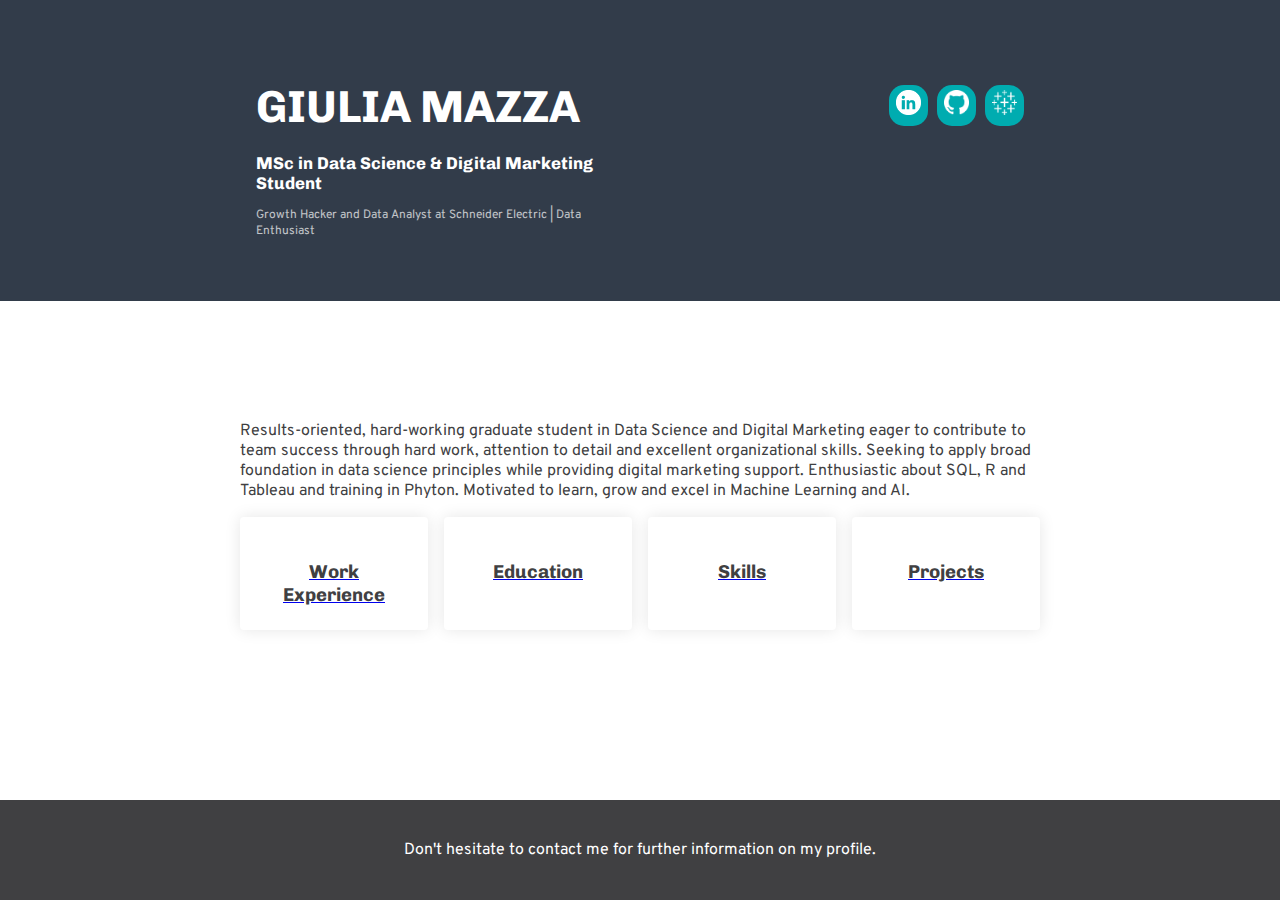
<file: index.html>
<!DOCTYPE html>
<html lang="en">
<head>
  <meta charset="UTF-8">
  <title>Giulia Mazza's CV - Home</title>

  <!-- Change these Google fonts with your own choice -->
  <link href="https://fonts.googleapis.com/css?family=Chivo:700|Overpass:400,700&display=swap" rel="stylesheet">

  <link rel="stylesheet" href="style.css">
</head>

<body>
  <!-- Banner section -->
	<div class="banner">
		  <!-- LEFT Banner section -->
		<div id="left_banner">
			<h1>GIULIA MAZZA</h1>
		<h2>MSc in Data Science & Digital Marketing Student</h2>
		<p>Growth Hacker and Data Analyst at Schneider Electric | Data Enthusiast</p>
		</div>
		  <!-- RIGHT Banner section -->
		<div id="right_banner">
			<a href="https://www.linkedin.com/in/mazzagiulia0/" class= "button-blue">
				<img src="images/linkedin.png">
			</a>
			<a href="https://github.com/giuliamazza" class= "button-blue"> 
				<img src="images/github.png"></a>
			<a href="https://public.tableau.com/profile/giulia2698#!/" class= "button-blue">
				<img src="images/tableau.png">
			</a>
		</div>
	</div>


	<!-- Cards section -->
		<div class= "container">
			<p>Results-oriented, hard-working graduate student in Data Science and Digital Marketing eager to contribute to team success through hard work, attention to detail and excellent organizational skills. Seeking to apply broad foundation in data science principles while providing digital marketing support. Enthusiastic about SQL, R and Tableau and training in Phyton. Motivated to learn, grow and excel in Machine Learning and AI.</p>

			<div class="cards">

				<div class="card-white">
					<a href="work.html">
						<h3>Work Experience</h3>
					</a>
				</div>

				<div class="card-white">
					<a href="education.html">
						<h3>Education</h3>
					</a>
				</div>

				<div class="card-white">
					<a href="skills.html">
						<h3>Skills</h3>
					</a>
				</div>

				<div class="card-white">
					<a href="projects.html">
						<h3>Projects</h3>
					</a>
				</div>
			</div>

	</div>

	<!-- Footer section -->
	<div class= "footer">
		<p>Don't hesitate to contact me for further information on my profile.</p>
	</div>

</body>
</html>
</file>
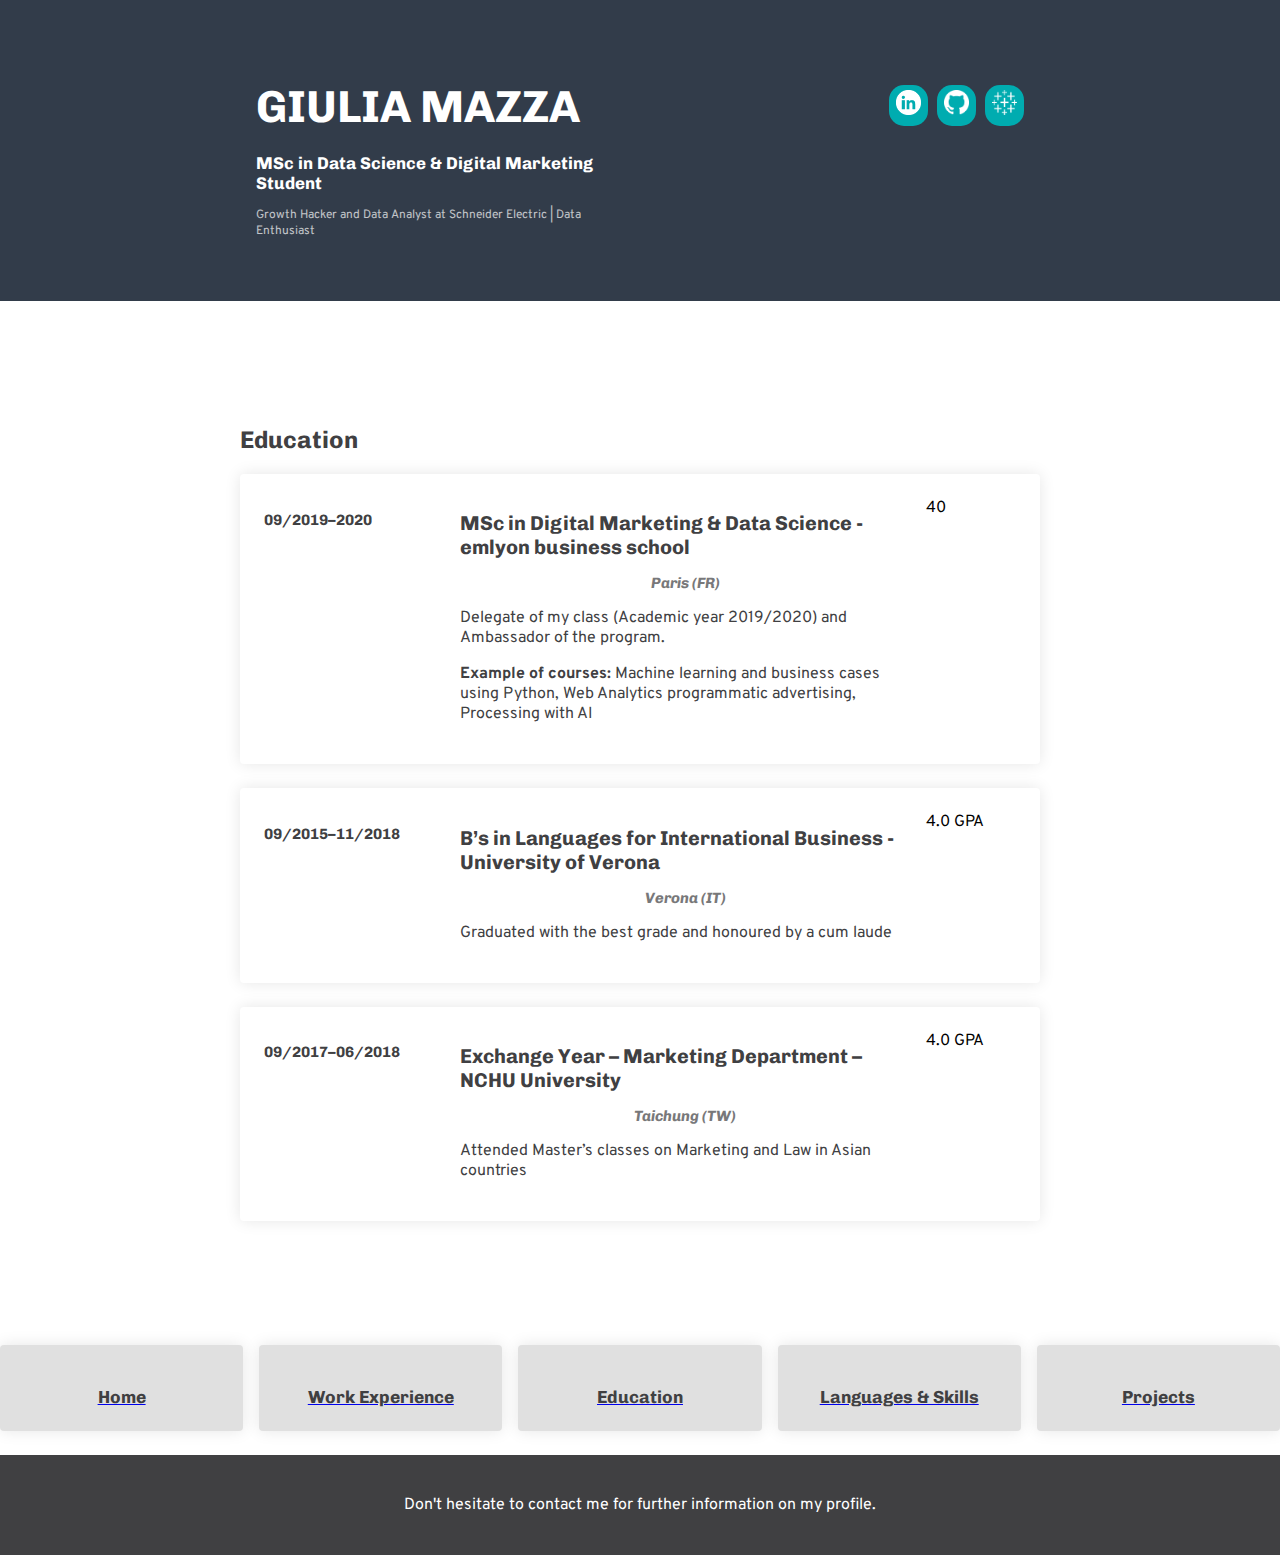
<file: education.html>
<!DOCTYPE html>
<html lang="en">
<head>
  <meta charset="UTF-8">
  <title>Giulia Mazza's CV - Work Experience</title>

  <!-- Google fonts -->
  <link href="https://fonts.googleapis.com/css?family=Chivo:700|Overpass:400,700&display=swap" rel="stylesheet">

  <link rel="stylesheet" href="style.css">
</head>

<body>
  <!-- Banner section -->
	<div class="banner">
		  <!-- LEFT Banner section -->
		<div id="left_banner">
			<h1>GIULIA MAZZA</h1>
		<h2>MSc in Data Science & Digital Marketing Student</h2>
		<p>Growth Hacker and Data Analyst at Schneider Electric | Data Enthusiast</p>
		</div>
		  <!-- RIGHT Banner section -->
		<div id="right_banner">
			<a href="https://www.linkedin.com/in/mazzagiulia0/" class= "button-blue">
				<img src="images/linkedin.png">
			</a>
			<a href="https://github.com/giuliamazza" class= "button-blue"> 
				<img src="images/github.png"></a>
			<a href="https://public.tableau.com/profile/giulia2698#!/" class= "button-blue">
				<img src="images/tableau.png">
			</a>
		</div>
	</div>


	<!-- Cards section -->
	<div class= "container">
		<h2>Education</h2>
			<div class="long-card-3">
				<div>
					<h2>09/2019–2020</h2>
				</div>
				<div>
					<h1>MSc in Digital Marketing & Data Science - emlyon business school</h1>
					<h3>Paris (FR)</h3>
					<p>Delegate of my class (Academic year 2019/2020) and Ambassador of the program.</p>
					<p> <strong>Example of courses:</strong> Machine learning and business cases using Python, Web Analytics programmatic advertising, Processing with AI</p>
				</div>
				<div>40</div>
			</div>
			<div class="long-card-3">
				<div>
					<h2>09/2015–11/2018</h2>
				</div>
				<div>
					<h1>B’s in Languages for International Business - University of Verona</h1>
					<h3>Verona (IT)</h3>
					<p>Graduated with the best grade and honoured by a cum laude</p>
				</div>
				<div>4.0 GPA</div>
			</div>
			<div class="long-card-3">
				<div>
					<h2>09/2017–06/2018</h2>
				</div>
				<div>
					<h1>Exchange Year – Marketing Department – NCHU University</h1>
					<h3>Taichung (TW)</h3>
					<P>Attended Master’s classes on Marketing and Law in Asian countries</P>
				</div>
				<div>4.0 GPA</div>
			</div>

	</div>
	<div class="cards-foot">

		<div class="card-grey">
			<a href="index.html">
				<h3>Home</h3>
			</a>
		</div>

		<div class="card-grey">
			<a href="work.html">
				<h3>Work Experience</h3>
			</a>
		</div>

		<div class="card-grey">
			<a href="education.html">
				<h3>Education</h3>
			</a>
		</div>

		<div class="card-grey">
			<a href="skills.html">
				<h3>Languages & Skills</h3>
			</a>
		</div>

		<div class="card-grey">
			<a href="projects.html">
				<h3>Projects</h3>
			</a>
		</div>
	</div>

	<!-- Footer section -->
	<div class= "footer">
		<p>Don't hesitate to contact me for further information on my profile.</p>
	</div>

</body>
</html>
</file>
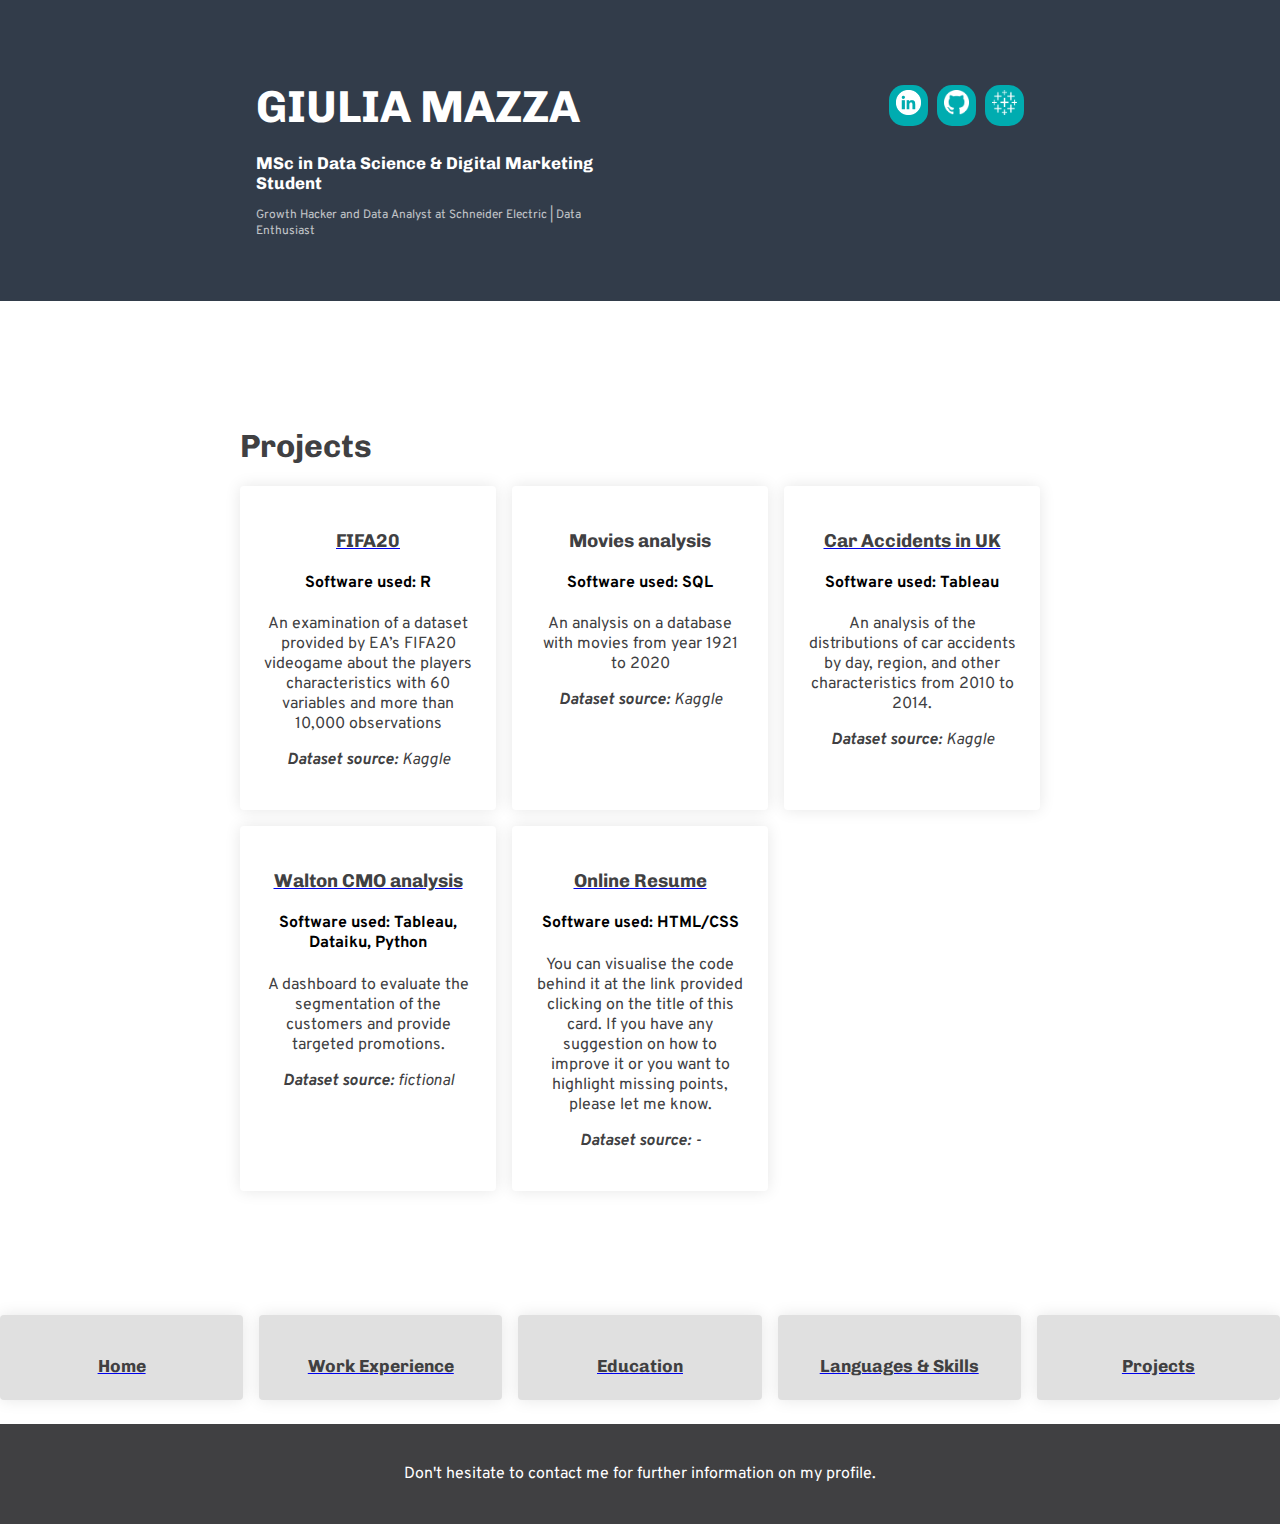
<file: projects.html>
<!DOCTYPE html>
<html lang="en">
<head>
  <meta charset="UTF-8">
  <title>Giulia Mazza's CV</title>

  <!-- Change these Google fonts with your own choice -->
  <link href="https://fonts.googleapis.com/css?family=Chivo:700|Overpass:400,700&display=swap" rel="stylesheet">

  <link rel="stylesheet" href="style.css">
</head>

<body>
  <!-- Banner section -->
	<div class="banner">
		  <!-- LEFT Banner section -->
		<div id="left_banner">
			<h1>GIULIA MAZZA</h1>
		<h2>MSc in Data Science & Digital Marketing Student</h2>
		<p>Growth Hacker and Data Analyst at Schneider Electric | Data Enthusiast</p>
		</div>
		  <!-- RIGHT Banner section -->
		<div id="right_banner">
			<a href="https://www.linkedin.com/in/mazzagiulia0/" class= "button-blue">
				<img src="images/linkedin.png">
			</a>
			<a href="https://github.com/giuliamazza" class= "button-blue"> 
				<img src="images/github.png"></a>
			<a href="https://public.tableau.com/profile/giulia2698#!/" class= "button-blue">
				<img src="images/tableau.png">
			</a>
		</div>
	</div>


	<!-- Cards section -->
		<div class= "container">
			<h1>Projects</h1>

			<div class="cards-proj">

				<div class="card-white">
					<a href="https://giuliamazza.shinyapps.io/FIFA20_analysis/"><h3>FIFA20</h3></a>
					<h4>Software used: R</h4>
					<p>An examination of a dataset provided by EA’s FIFA20 videogame about the players characteristics with 60 variables and more than 10,000 observations</p>
					<p><i><strong>Dataset source:</strong> Kaggle</i></p>
				</div>

				<div class="card-white">
					<h3>Movies analysis</h3>
					<h4>Software used: SQL</h4>
					<p>An analysis on a database with movies from year 1921 to 2020</p>
					<p><i><strong>Dataset source:</strong> Kaggle</i></p>
				</div>
				<div class="card-white">
					<a href="https://public.tableau.com/views/TableauProject-UKAccidents/WhereandwhentodriveinUK?:display_count=y&:origin=viz_share_link"><h3>Car Accidents in UK</h3></a>
					<h4>Software used: Tableau</h4>
					<p>An analysis of the distributions of car accidents by day, region, and other characteristics from 2010 to 2014.</p> 
					<p><i><strong>Dataset source:</strong> Kaggle</i></p>
				</div>
				<div class="card-white">
					<a href="https://public.tableau.com/views/WaltonCMOanalysis/customeranalysis?:display_count=y&:origin=viz_share_link"><h3>Walton CMO analysis</h3></a>
					<h4>Software used: Tableau, Dataiku, Python</h4>
					<p>A dashboard to evaluate the segmentation of the customers and provide targeted promotions.</p> 
					<p><i><strong>Dataset source:</strong> fictional</i></p>
				</div>
				<div class="card-white">
					<a href="https://github.com/giuliamazza/resume"><h3>Online Resume</h3></a>
					<h4>Software used: HTML/CSS</h4>
					<p>You can visualise the code behind it at the link provided clicking on the title of this card. If you have any suggestion on how to improve it or you want to highlight missing points, please let me know.</p> 
					<p><i><strong>Dataset source:</strong> -</i></p>
				</div>
			</div>

	</div>
	<div class="cards-foot">

		<div class="card-grey">
			<a href="index.html">
				<h3>Home</h3>
			</a>
		</div>

		<div class="card-grey">
			<a href="work.html">
				<h3>Work Experience</h3>
			</a>
		</div>

		<div class="card-grey">
			<a href="education.html">
				<h3>Education</h3>
			</a>
		</div>

		<div class="card-grey">
			<a href="skills.html">
				<h3>Languages & Skills</h3>
			</a>
		</div>

		<div class="card-grey">
			<a href="projects.html">
				<h3>Projects</h3>
			</a>
		</div>
	</div>
	<!-- Footer section -->
	<div class= "footer">
		<p>Don't hesitate to contact me for further information on my profile.</p>
	</div>

</body>
</html>
</file>
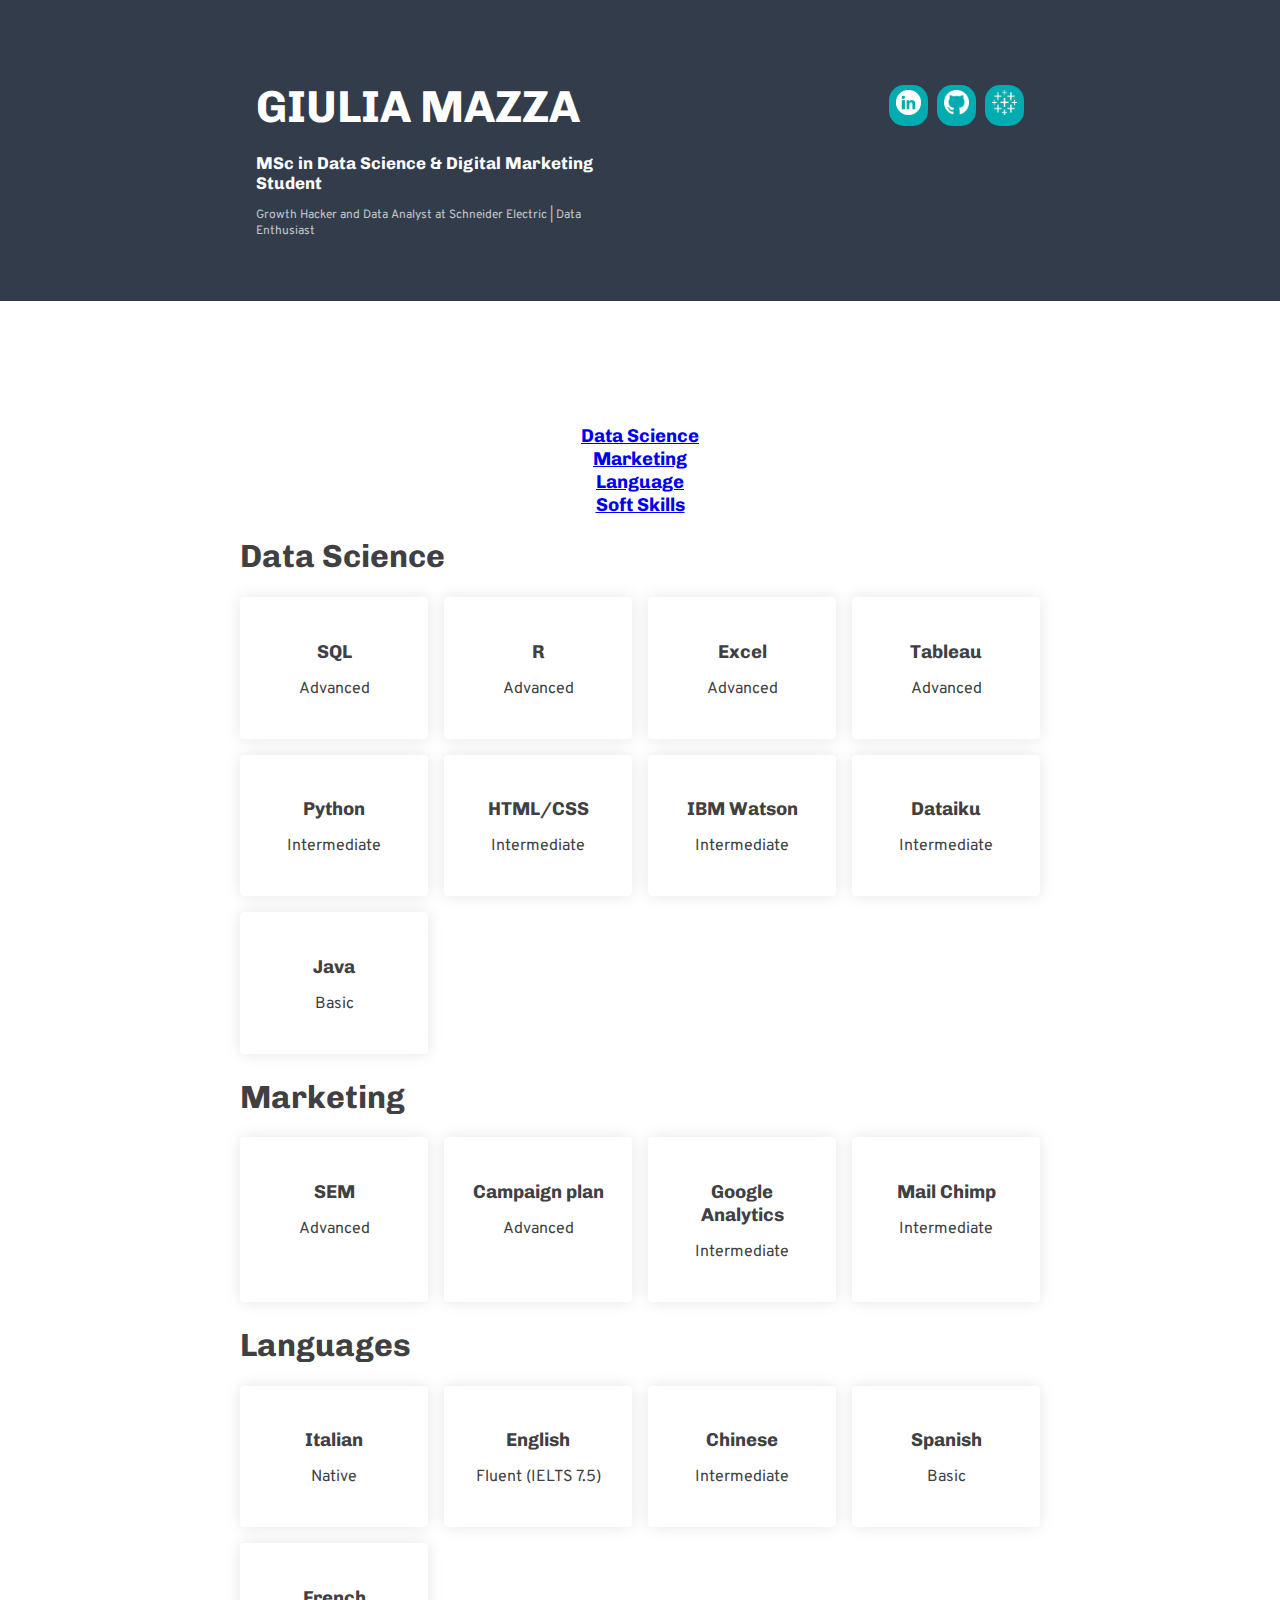
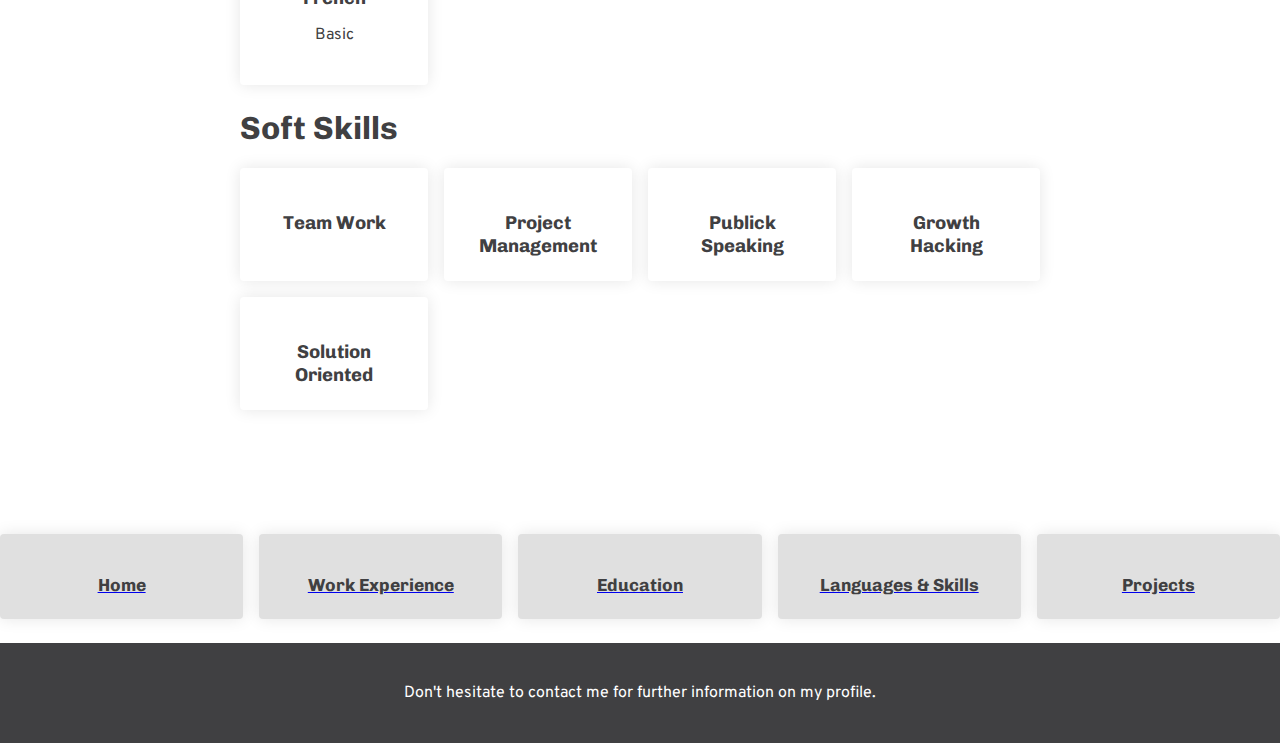
<file: skills.html>
<!DOCTYPE html>
<html lang="en">
<head>
  <meta charset="UTF-8">
  <title>Giulia Mazza's CV</title>

  <!-- Change these Google fonts with your own choice -->
  <link href="https://fonts.googleapis.com/css?family=Chivo:700|Overpass:400,700&display=swap" rel="stylesheet">

  <link rel="stylesheet" href="style.css">
</head>

<body>
  <!-- Banner section -->
	<div class="banner">
		  <!-- LEFT Banner section -->
		<div id="left_banner">
			<h1>GIULIA MAZZA</h1>
		<h2>MSc in Data Science & Digital Marketing Student</h2>
		<p>Growth Hacker and Data Analyst at Schneider Electric | Data Enthusiast</p>
		</div>
		  <!-- RIGHT Banner section -->
		<div id="right_banner">
			<a href="https://www.linkedin.com/in/mazzagiulia0/" class= "button-blue">
				<img src="images/linkedin.png">
			</a>
			<a href="https://github.com/giuliamazza" class= "button-blue"> 
				<img src="images/github.png"></a>
			<a href="https://public.tableau.com/profile/giulia2698#!/" class= "button-blue">
				<img src="images/tableau.png">
			</a>
		</div>
	</div>


	<!-- Cards section -->
		<div class= "container">
			<h3>
				<a href="#datascience">Data Science</a><br>
				<a href="#marketing">Marketing</a><br>
				<a href="#language">Language</a><br>
				<a href="#softskills">Soft Skills</a>
			</h3>

			<a name="datascience"><h1>Data Science</h1></a>
			<div class="cards">

				<div class="card-white">
					<h3>SQL</h3>
					<p>Advanced</p>
				</div>
				<div class="card-white">
					<h3>R</h3>
					<p>Advanced</p>
				</div>
				<div class="card-white">
					<h3>Excel</h3>
					<p>Advanced</p>
				</div>

				<div class="card-white">
					<h3>Tableau</h3>
					<p>Advanced</p>
				</div>

				<div class="card-white">
					<h3>Python</h3>
					<p>Intermediate</p>
				</div>
				<div class="card-white">
					<h3>HTML/CSS</h3>
					<p>Intermediate</p>
				</div>
				<div class="card-white">
					<h3>IBM Watson</h3>
					<p>Intermediate</p>
				</div>
				<div class="card-white">
					<h3>Dataiku</h3>
					<p>Intermediate</p>
				</div>

				<div class="card-white">
					<h3>Java</h3>
					<p>Basic</p>
				</div>

			</div>

			<a name="marketing"><h1>Marketing</h1></a>
			<div class="cards">
				<div class="card-white">
					<h3>SEM</h3>
					<p>Advanced</p>
				</div>
				<div class="card-white">
					<h3>Campaign plan</h3>
					<p>Advanced</p>
				</div>

				<div class="card-white">
					<h3>Google Analytics</h3>
					<p>Intermediate</p>
				</div>

				<div class="card-white">
					<h3>Mail Chimp</h3>
					<p>Intermediate</p>
				</div>
			</div>

			<a name="language"><h1>Languages</h1></a>
			<div class="cards">
				<div class="card-white">
					<h3>Italian</h3>
					<p>Native</p>
				</div>

				<div class="card-white">
					<h3>English</h3>
					<p>Fluent (IELTS 7.5)</p>
				</div>

				<div class="card-white">
					<h3>Chinese</h3>
					<p>Intermediate</p>
				</div>
				<div class="card-white">
					<h3>Spanish</h3>
					<p>Basic</p>
				</div>
				<div class="card-white">
					<h3>French</h3>
					<p>Basic</p>
				</div>
			</div>

			<a name="softskills"><h1>Soft Skills</h1></a>
			<div class="cards">
				<div class="card-white">
					<h3>Team Work</h3>
				</div>

				<div class="card-white">
					<h3>Project Management</h3>
				</div>
				<div class="card-white">
					<h3>Publick Speaking</h3>
				</div>
				<div class="card-white">
					<h3>Growth Hacking</h3>
				</div>

				<div class="card-white">
					<h3>Solution Oriented</h3>
				</div>
			</div>
	</div>
	
	<div class="cards-foot">

		<div class="card-grey">
			<a href="index.html">
				<h3>Home</h3>
			</a>
		</div>

		<div class="card-grey">
			<a href="work.html">
				<h3>Work Experience</h3>
			</a>
		</div>

		<div class="card-grey">
			<a href="education.html">
				<h3>Education</h3>
			</a>
		</div>

		<div class="card-grey">
			<a href="skills.html">
				<h3>Languages & Skills</h3>
			</a>
		</div>

		<div class="card-grey">
			<a href="projects.html">
				<h3>Projects</h3>
			</a>
		</div>
	</div>
	<!-- Footer section -->
	<div class= "footer">
		<p>Don't hesitate to contact me for further information on my profile.</p>
	</div>

</body>
</html>
</file>
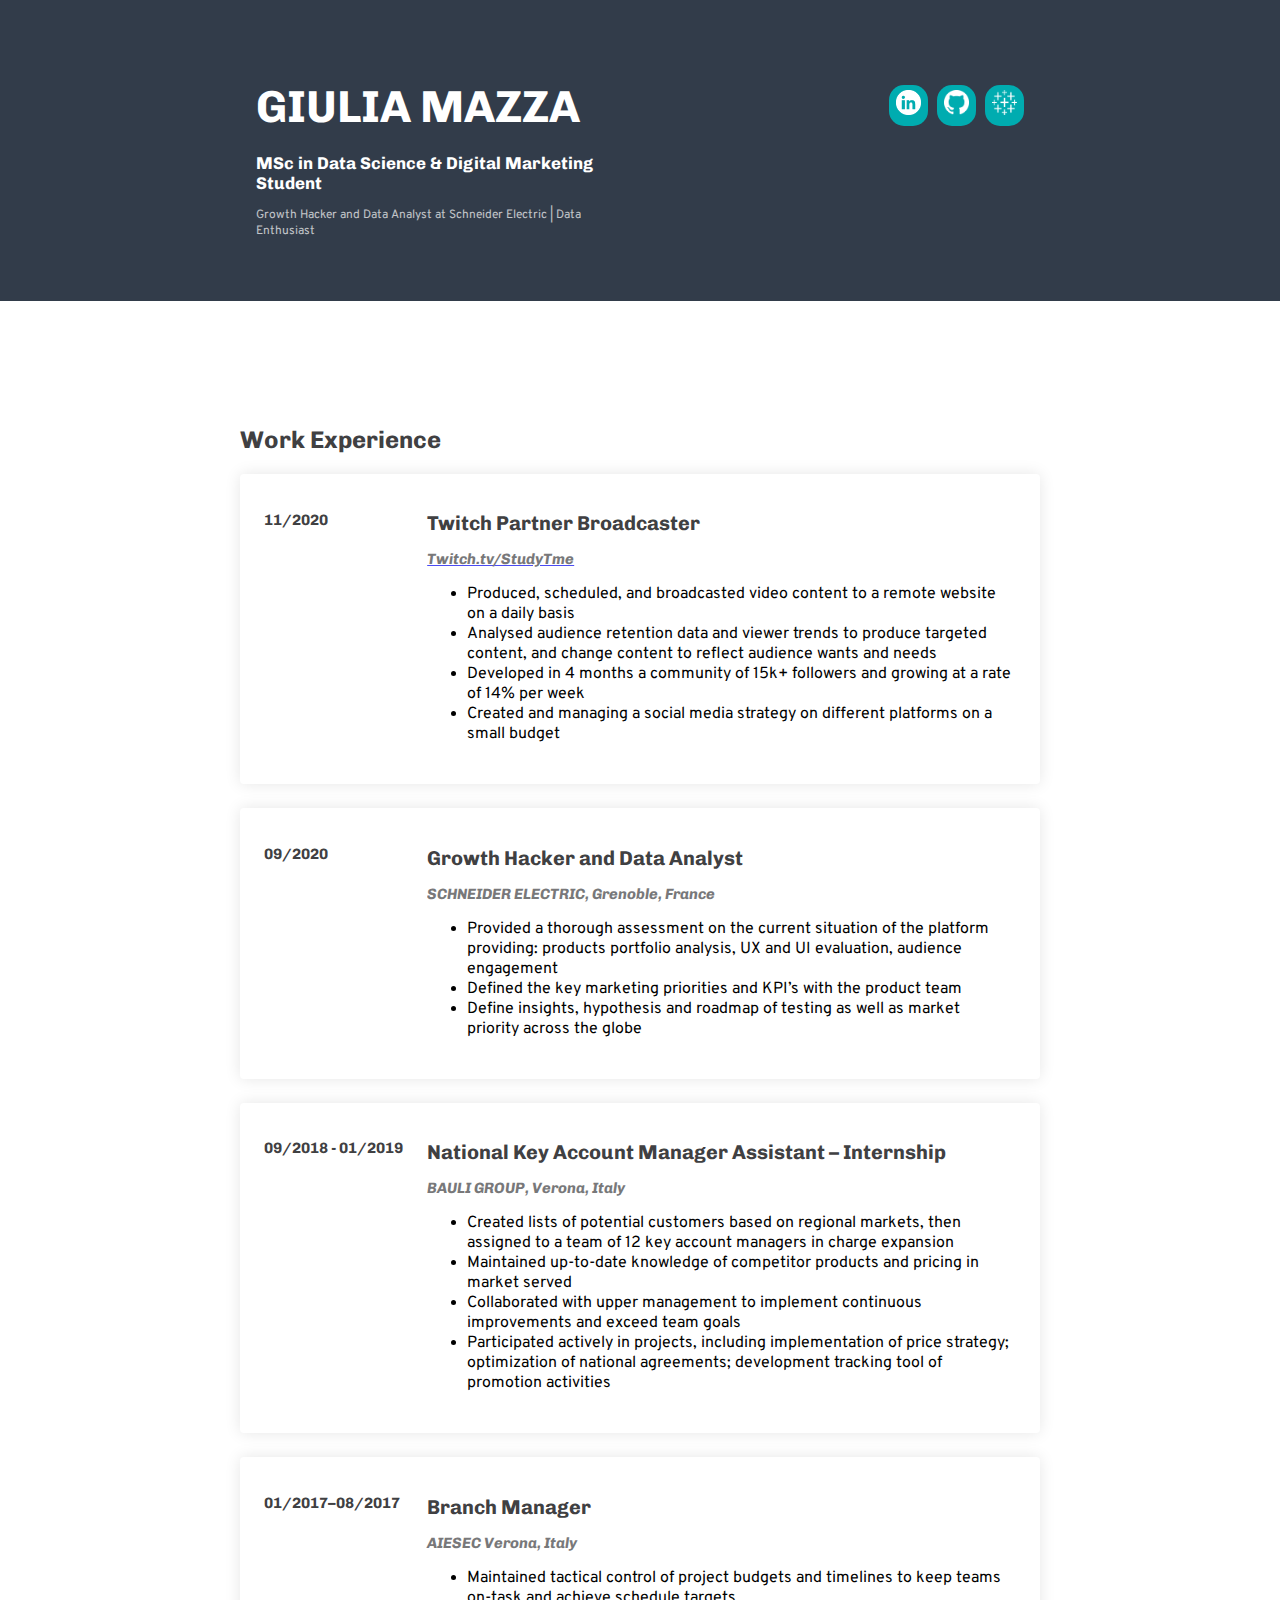
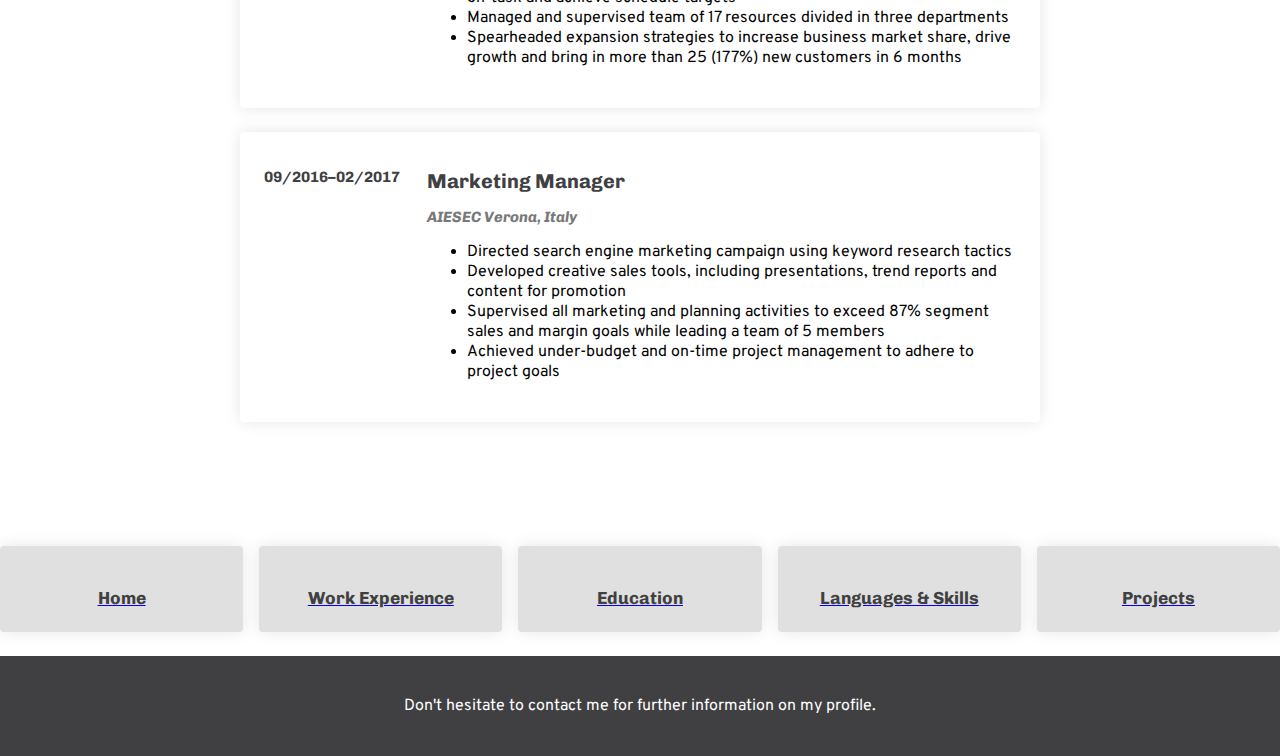
<file: work.html>
<!DOCTYPE html>
<html lang="en">
<head>
  <meta charset="UTF-8">
  <title>Giulia Mazza's CV - Work Experience</title>

  <!-- Change these Google fonts with your own choice -->
  <link href="https://fonts.googleapis.com/css?family=Chivo:700|Overpass:400,700&display=swap" rel="stylesheet">

  <link rel="stylesheet" href="style.css">
</head>

<body>
  <!-- Banner section -->
	<div class="banner">
		  <!-- LEFT Banner section -->
		<div id="left_banner">
			<h1>GIULIA MAZZA</h1>
		<h2>MSc in Data Science & Digital Marketing Student</h2>
		<p>Growth Hacker and Data Analyst at Schneider Electric | Data Enthusiast</p>
		</div>
		  <!-- RIGHT Banner section -->
		<div id="right_banner">
			<a href="https://www.linkedin.com/in/mazzagiulia0/" class= "button-blue">
				<img src="images/linkedin.png">
			</a>
			<a href="https://github.com/giuliamazza" class= "button-blue"> 
				<img src="images/github.png"></a>
			<a href="https://public.tableau.com/profile/giulia2698#!/" class= "button-blue">
				<img src="images/tableau.png">
			</a>
		</div>
	</div>


	<!-- Cards section -->
	<div class= "container">
		<h2>Work Experience</h2>
			<div class="long-card">
				<div>
					<h2>11/2020</h2>
				</div>
				<div>
					<h1>Twitch Partner Broadcaster</h1>
					<a href="https://www.twitch.tv/studytme/profile"><h3>Twitch.tv/StudyTme</h3></a>
					<ul>
						<li>Produced, scheduled, and broadcasted video content to a remote website on a daily basis</li>
						<li>Analysed audience retention data and viewer trends to produce targeted content, and change content to reflect audience wants and needs</li>
						<li>Developed in 4 months a community of 15k+ followers and growing at a rate of 14% per week</li>
						<li>Created and managing a social media strategy on different platforms on a small budget</li>
					</ul>
				</div>
			</div>
			<div class="long-card">
				<div>
					<h2>09/2020</h2>
				</div>
				<div>
					<h1>Growth Hacker and Data Analyst</h1>
					<h3>SCHNEIDER ELECTRIC, Grenoble, France</h3>
					<ul>
						<li>Provided a thorough assessment on the current situation of the platform providing: products portfolio analysis, UX and UI evaluation, audience engagement</li>
						<li>Defined the key marketing priorities and KPI’s with the product team</li>
						<li>Define insights, hypothesis and roadmap of testing as well as market priority across the globe</li>
					</ul>
				</div>
			</div>
			<div class="long-card">
				<div>
					<h2>09/2018 - 01/2019</h2>
				</div>
				<div>
					<h1>National Key Account Manager Assistant – Internship</h1>
					<h3>BAULI GROUP, Verona, Italy</h3>
					<ul>
						<li>Created lists of potential customers based on regional markets, then assigned to a team of 12 key account managers in charge expansion </li>
						<li>Maintained up-to-date knowledge of competitor products and pricing in market served</li>
						<li>Collaborated with upper management to implement continuous improvements and exceed team goals</li>
						<li>Participated actively in projects, including implementation of price strategy; optimization of national agreements; development tracking tool of promotion activities</li>
					</ul>
				</div>
			</div>
			<div class="long-card">
				<div>
					<h2>01/2017–08/2017</h2>
				</div>
				<div>
					<h1>Branch Manager</h1>
					<h3>AIESEC Verona, Italy</h3>
					<ul>
						<li>Maintained tactical control of project budgets and timelines to keep teams on-task and achieve schedule targets</li>
						<li>Managed and supervised team of 17 resources divided in three departments</li>
						<li>Spearheaded expansion strategies to increase business market share, drive growth and bring in more than 25 (177%) new customers in 6 months</li>
					</ul>
				</div>
			</div>
			<div class="long-card">
				<div>
					<h2>09/2016–02/2017</h2>
				</div>
				<div>
					<h1>Marketing Manager</h1>
					<h3>AIESEC Verona, Italy</h3>
					<ul>
						<li>Directed search engine marketing campaign using keyword research tactics</li>
						<li>Developed creative sales tools, including presentations, trend reports and content for promotion</li>
						<li>Supervised all marketing and planning activities to exceed 87% segment sales and margin goals while leading a team of 5 members</li>
						<li>Achieved under-budget and on-time project management to adhere to project goals</li>
					</ul>
				</div>
			</div>

	</div>

	<div class="cards-foot">

		<div class="card-grey">
			<a href="index.html">
				<h3>Home</h3>
			</a>
		</div>

		<div class="card-grey">
			<a href="work.html">
				<h3>Work Experience</h3>
			</a>
		</div>

		<div class="card-grey">
			<a href="education.html">
				<h3>Education</h3>
			</a>
		</div>

		<div class="card-grey">
			<a href="skills.html">
				<h3>Languages & Skills</h3>
			</a>
		</div>

		<div class="card-grey">
			<a href="projects.html">
				<h3>Projects</h3>
			</a>
		</div>
	</div>
	
	<!-- Footer section -->
	<div class= "footer">
		<p>Don't hesitate to contact me for further information on my profile.</p>
	</div>

</body>
</html>
</file>
<file: style.css>
/* Write some CSS below */
/* style.css */
html {
    display: block;
    height: 100vh;
}

body {
    font-family: Overpass;
    margin: 0;
    height: 100%;
    display: flex;
    flex-direction: column;
}

h1, h2, h3 {
  color: #404042;
  font-family: Chivo;
}

p {
  color: #404042;

}

.banner {
  background-color: rgba(50,60,74,1);
  background-size: cover;
  background-position: center;
  padding: 50px 0;
  display: grid;
    grid-template-columns: 1fr 1fr;
    grid-gap: 16px;
    margin-bottom: 24px;
}
.banner h1 {
  color: white;
  font-size: 45px;
  margin-bottom: 20px
}
.banner h2 {
  color: white;
  font-size: 17px;
}
.banner p {
  color: white;
  font-size: 12px;
  opacity: .7
}
.banner img {
  height: 25px;  
  width: 25px;
}

#left_banner {
  text-align: left;
  margin-left: 20vw;
}
#right_banner {
  text-align: right;
  margin-right: 20vw;
  margin-top: 35px;
}
.button-blue {
  background-color: #00ACB0;
  color: white;
  padding: 5px 7px;
  border-radius: 15px;
  display: inline-block;
  text-decoration: none;
  transition: .3s;
  text-align: center;
  margin-left: 5px
}
.button-blue:hover {
  background-color: black;
  color: white;
}

.container {
    margin: auto;
    margin-top: 80px;
}

.container h3 {
  text-align: center;
  
}

.cards {
    display: grid;
    grid-template-columns: 1fr 1fr 1fr 1fr;
    grid-gap: 16px;
    margin-bottom: 24px;
}

.card-white {
    background: white;
    box-shadow: 0 0 16px rgba(0,0,0,0.1);
    border-radius: 4px;
    /* width: 200px; */
    text-align: center;
    padding: 24px;
    flex-grow: 1;
}

.card-white h3 {
  margin-bottom: 0;
}
.cards-proj {
    display: grid;
    grid-template-columns: 1fr 1fr 1fr;
    grid-gap: 16px;
    margin-bottom: 24px;
}

.footer {
    background: #404042;
    text-align: center;
    padding: 24px 0;
}
.footer p {
  color: white;
}

.long-card {
  background: white;
    box-shadow: 0 0 16px rgba(0,0,0,0.1);
    border-radius: 4px;
    /* width: 200px; */
    text-align: left;
    padding: 24px;
    flex-grow: 1;
    display: grid;
    grid-template-columns: 1fr 4fr;
    grid-gap: 16px;
    margin-bottom: 24px;
}

.long-card h1 {
  font-size: 20px;
}
.long-card h2 {
  font-size: 15px;
}
.long-card h3 {
  font-size: 15px;
  font-style: oblique;
  text-align: left;
  opacity: .7
}

.long-card-3 {
  background: white;
    box-shadow: 0 0 16px rgba(0,0,0,0.1);
    border-radius: 4px;
    /* width: 200px; */
    text-align: left;
    padding: 24px;
    flex-grow: 1;
    display: grid;
    grid-template-columns: 2fr 5fr 1fr;
    grid-gap: 16px;
    margin-bottom: 24px;
}

.long-card-3 h1 {
  font-size: 20px;
}
.long-card-3 h2 {
  font-size: 15px;
}
.long-card-3 h3 {
  font-size: 15px;
  font-style: oblique;
  opacity: .7
}

.cards-foot {
    display: grid;
    grid-template-columns: 1fr 1fr 1fr 1fr 1fr;
    grid-gap: 16px;
    margin-bottom: 24px;
    margin-top: 100px;
}

.card-grey {
    background: #E0E0E0;
    box-shadow: 0 0 16px rgba(0,0,0,0.1);
    border-radius: 4px;
    /* width: 200px; */
    text-align: center;
    padding: 24px;
    flex-grow: 1;
    font-size: 15px;
}

.card-grey h3 {
  margin-bottom: 0;
}




















@media (max-width: 800px) {
  .cards {
    grid-template-columns: 1fr;
  }
  
  .card-white {
    width: auto;
  }
}
@media (min-width: 500px) {
  .container {
    width: 400px;
  }
}
@media (min-width: 800px) {
  .container {
    width: 600px;
  }
}
@media (min-width: 1000px) {
  .container {
    width: 800px;
  }
}
@media (max-width: 800px) {
  .cards-foot {
    grid-template-columns: 1fr;
  }
  
  .card-grey {
    width: auto;
  }
}
</file>
